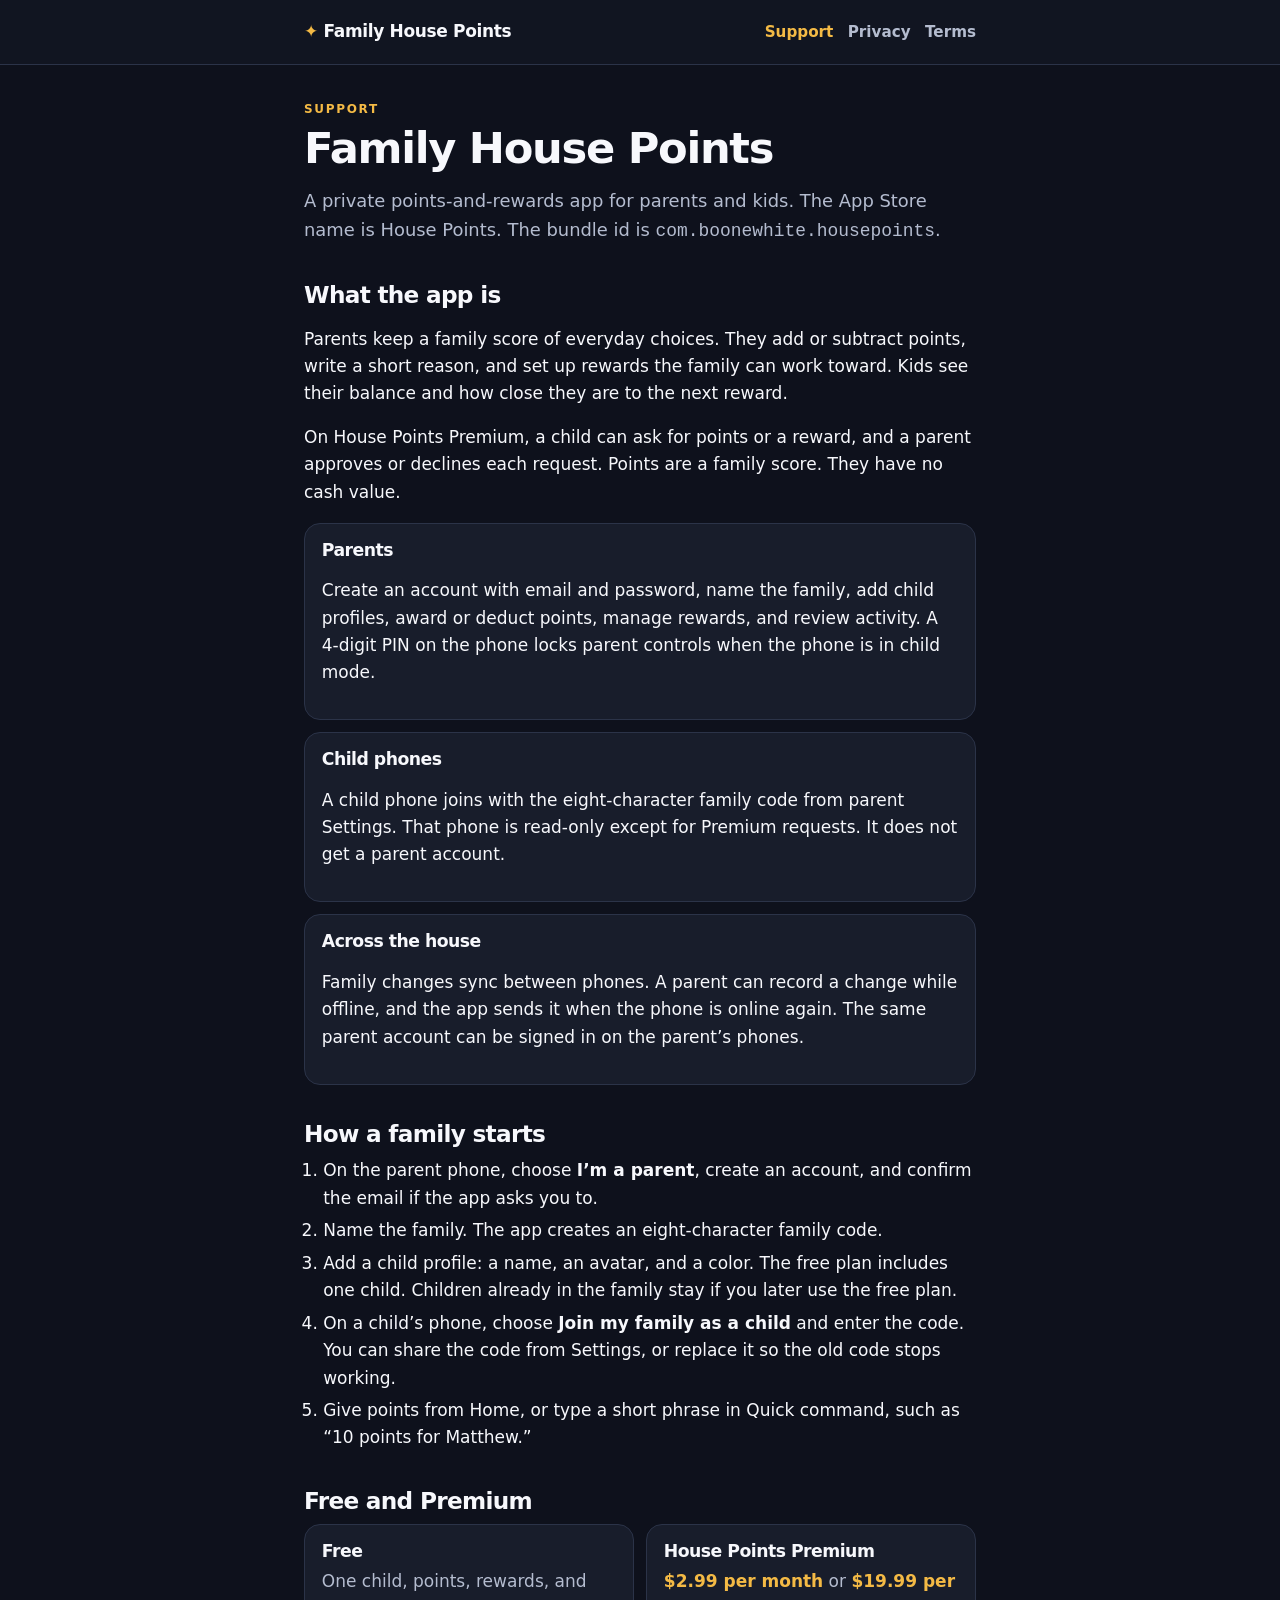
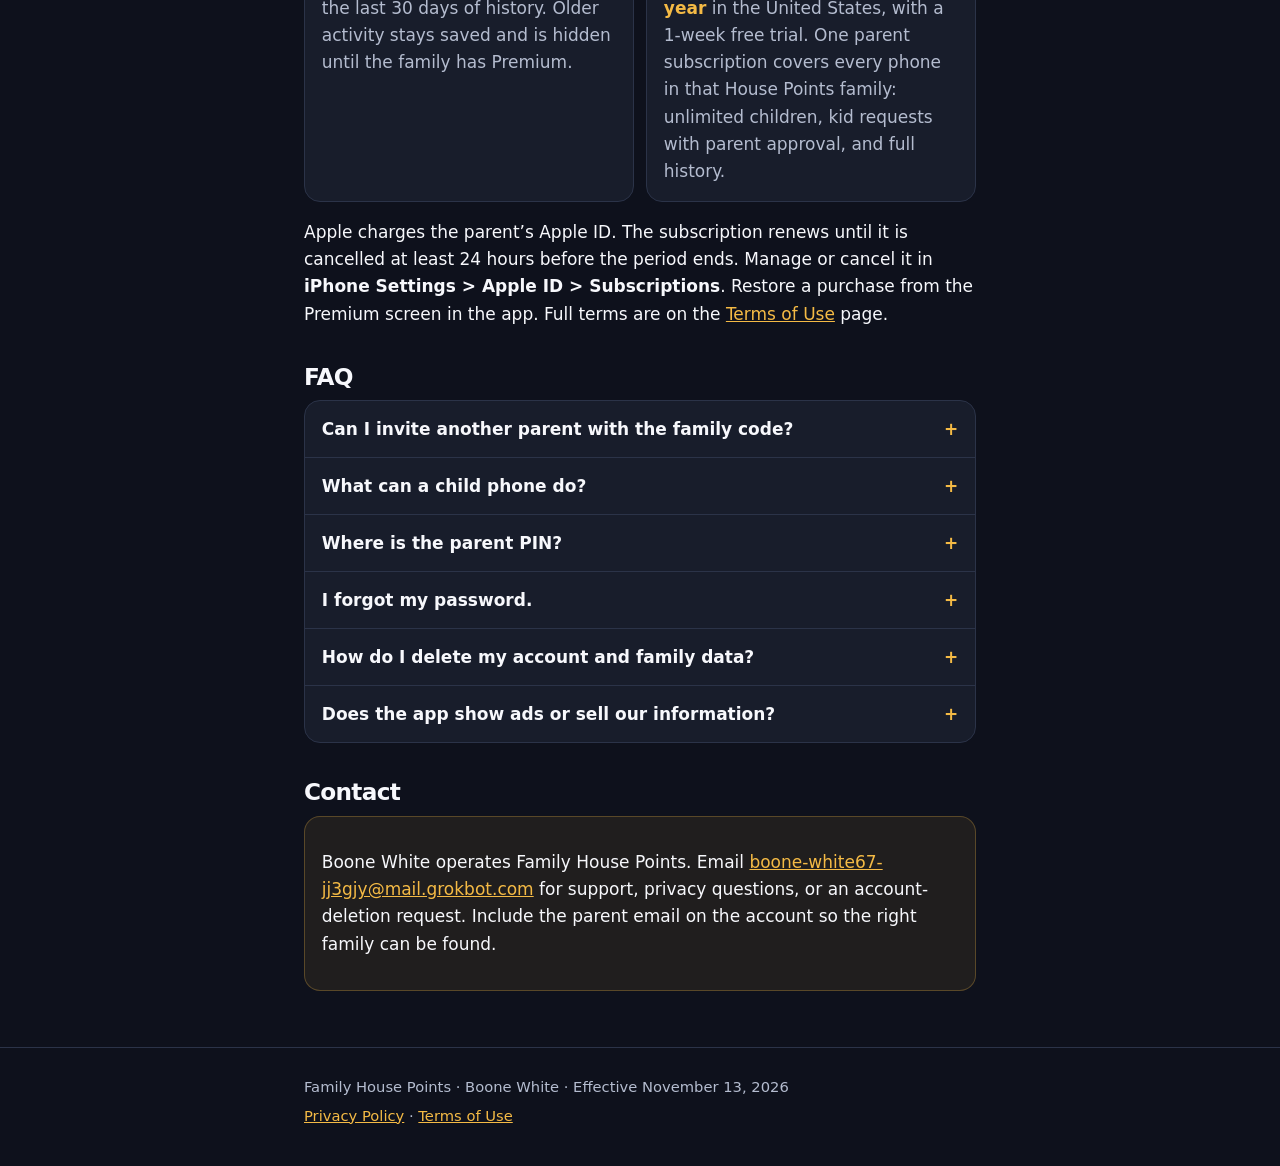
<file: index.html>
<!DOCTYPE html>
<html lang="en">
<head>
  <meta charset="utf-8">
  <meta name="viewport" content="width=device-width, initial-scale=1">
  <title>Support · Family House Points</title>
  <meta name="description" content="Support for Family House Points, a private points-and-rewards app for parents and kids.">
  <link rel="stylesheet" href="styles.css">
</head>
<body>
  <a class="skip" href="#content">Skip to content</a>
  <header class="site">
    <div class="wrap bar">
      <a class="brand" href="index.html"><span>✦</span>Family House Points</a>
      <nav aria-label="Site">
        <a href="index.html" aria-current="page">Support</a>
        <a href="privacy.html">Privacy</a>
        <a href="terms.html">Terms</a>
      </nav>
    </div>
  </header>
  <main id="content" class="wrap">
    <p class="eyebrow">Support</p>
    <h1>Family House Points</h1>
    <p class="lede">A private points-and-rewards app for parents and kids. The App Store name is House Points. The bundle id is <code>com.boonewhite.housepoints</code>.</p>

    <h2>What the app is</h2>
    <p>Parents keep a family score of everyday choices. They add or subtract points, write a short reason, and set up rewards the family can work toward. Kids see their balance and how close they are to the next reward.</p>
    <p>On House Points Premium, a child can ask for points or a reward, and a parent approves or declines each request. Points are a family score. They have no cash value.</p>
    <div class="stack">
      <article class="card">
        <h3>Parents</h3>
        <p>Create an account with email and password, name the family, add child profiles, award or deduct points, manage rewards, and review activity. A 4-digit PIN on the phone locks parent controls when the phone is in child mode.</p>
      </article>
      <article class="card">
        <h3>Child phones</h3>
        <p>A child phone joins with the eight-character family code from parent Settings. That phone is read-only except for Premium requests. It does not get a parent account.</p>
      </article>
      <article class="card">
        <h3>Across the house</h3>
        <p>Family changes sync between phones. A parent can record a change while offline, and the app sends it when the phone is online again. The same parent account can be signed in on the parent’s phones.</p>
      </article>
    </div>

    <h2>How a family starts</h2>
    <ol class="steps">
      <li>On the parent phone, choose <strong>I’m a parent</strong>, create an account, and confirm the email if the app asks you to.</li>
      <li>Name the family. The app creates an eight-character family code.</li>
      <li>Add a child profile: a name, an avatar, and a color. The free plan includes one child. Children already in the family stay if you later use the free plan.</li>
      <li>On a child’s phone, choose <strong>Join my family as a child</strong> and enter the code. You can share the code from Settings, or replace it so the old code stops working.</li>
      <li>Give points from Home, or type a short phrase in Quick command, such as “10 points for Matthew.”</li>
    </ol>

    <h2>Free and Premium</h2>
    <div class="plans">
      <article class="plan">
        <h3>Free</h3>
        <p>One child, points, rewards, and the last 30 days of history. Older activity stays saved and is hidden until the family has Premium.</p>
      </article>
      <article class="plan">
        <h3>House Points Premium</h3>
        <p><strong>$2.99 per month</strong> or <strong>$19.99 per year</strong> in the United States, with a 1-week free trial. One parent subscription covers every phone in that House Points family: unlimited children, kid requests with parent approval, and full history.</p>
      </article>
    </div>
    <p>Apple charges the parent’s Apple ID. The subscription renews until it is cancelled at least 24 hours before the period ends. Manage or cancel it in <strong>iPhone Settings &gt; Apple ID &gt; Subscriptions</strong>. Restore a purchase from the Premium screen in the app. Full terms are on the <a href="terms.html">Terms of Use</a> page.</p>

    <h2>FAQ</h2>
    <div class="faq">
      <details>
        <summary>Can I invite another parent with the family code?</summary>
        <p>The family code joins a child phone. It does not create a second parent login. Sign the parent account in with email and password on the parent’s phones. Each parent account belongs to one family.</p>
      </details>
      <details>
        <summary>What can a child phone do?</summary>
        <p>It shows that child’s points, rewards, and progress. With Premium, the child can request points or a reward. A parent still approves or declines. The lock button on a joined child phone can remove that phone’s access. Removing the phone does not delete the family’s points or rewards.</p>
      </details>
      <details>
        <summary>Where is the parent PIN?</summary>
        <p>Settings includes <strong>Change parent PIN</strong>. The PIN is four digits and stays on the device. It is the lock between child mode and parent controls on that phone. It is separate from the account password.</p>
      </details>
      <details>
        <summary>I forgot my password.</summary>
        <p>On the sign-in screen, choose <strong>Forgot your password?</strong> The app emails a reset link to the parent account.</p>
      </details>
      <details>
        <summary>How do I delete my account and family data?</summary>
        <p>On the parent phone, open <strong>Settings</strong> and choose <strong>Delete account and family</strong>. That permanently deletes the family that parent created, including child profiles, rewards, requests, and point history, and then deletes the parent account. You can also email <a href="mailto:boone-white67-jj3gjy@mail.grokbot.com">boone-white67-jj3gjy@mail.grokbot.com</a> and ask for the account and its data to be deleted. Deleting the account does not cancel an Apple subscription. Cancel that in iPhone Settings.</p>
      </details>
      <details>
        <summary>Does the app show ads or sell our information?</summary>
        <p>No. Family House Points has no ads, does not sell personal information, and does not use third-party tracking. Details are in the <a href="privacy.html">Privacy Policy</a>.</p>
      </details>
    </div>

    <h2>Contact</h2>
    <div class="callout">
      <p>Boone White operates Family House Points. Email <a href="mailto:boone-white67-jj3gjy@mail.grokbot.com">boone-white67-jj3gjy@mail.grokbot.com</a> for support, privacy questions, or an account-deletion request. Include the parent email on the account so the right family can be found.</p>
    </div>
  </main>
  <footer class="site">
    <div class="wrap">
      <p>Family House Points · Boone White · Effective November 13, 2026</p>
      <p><a href="privacy.html">Privacy Policy</a> · <a href="terms.html">Terms of Use</a></p>
    </div>
  </footer>
</body>
</html>
</file>
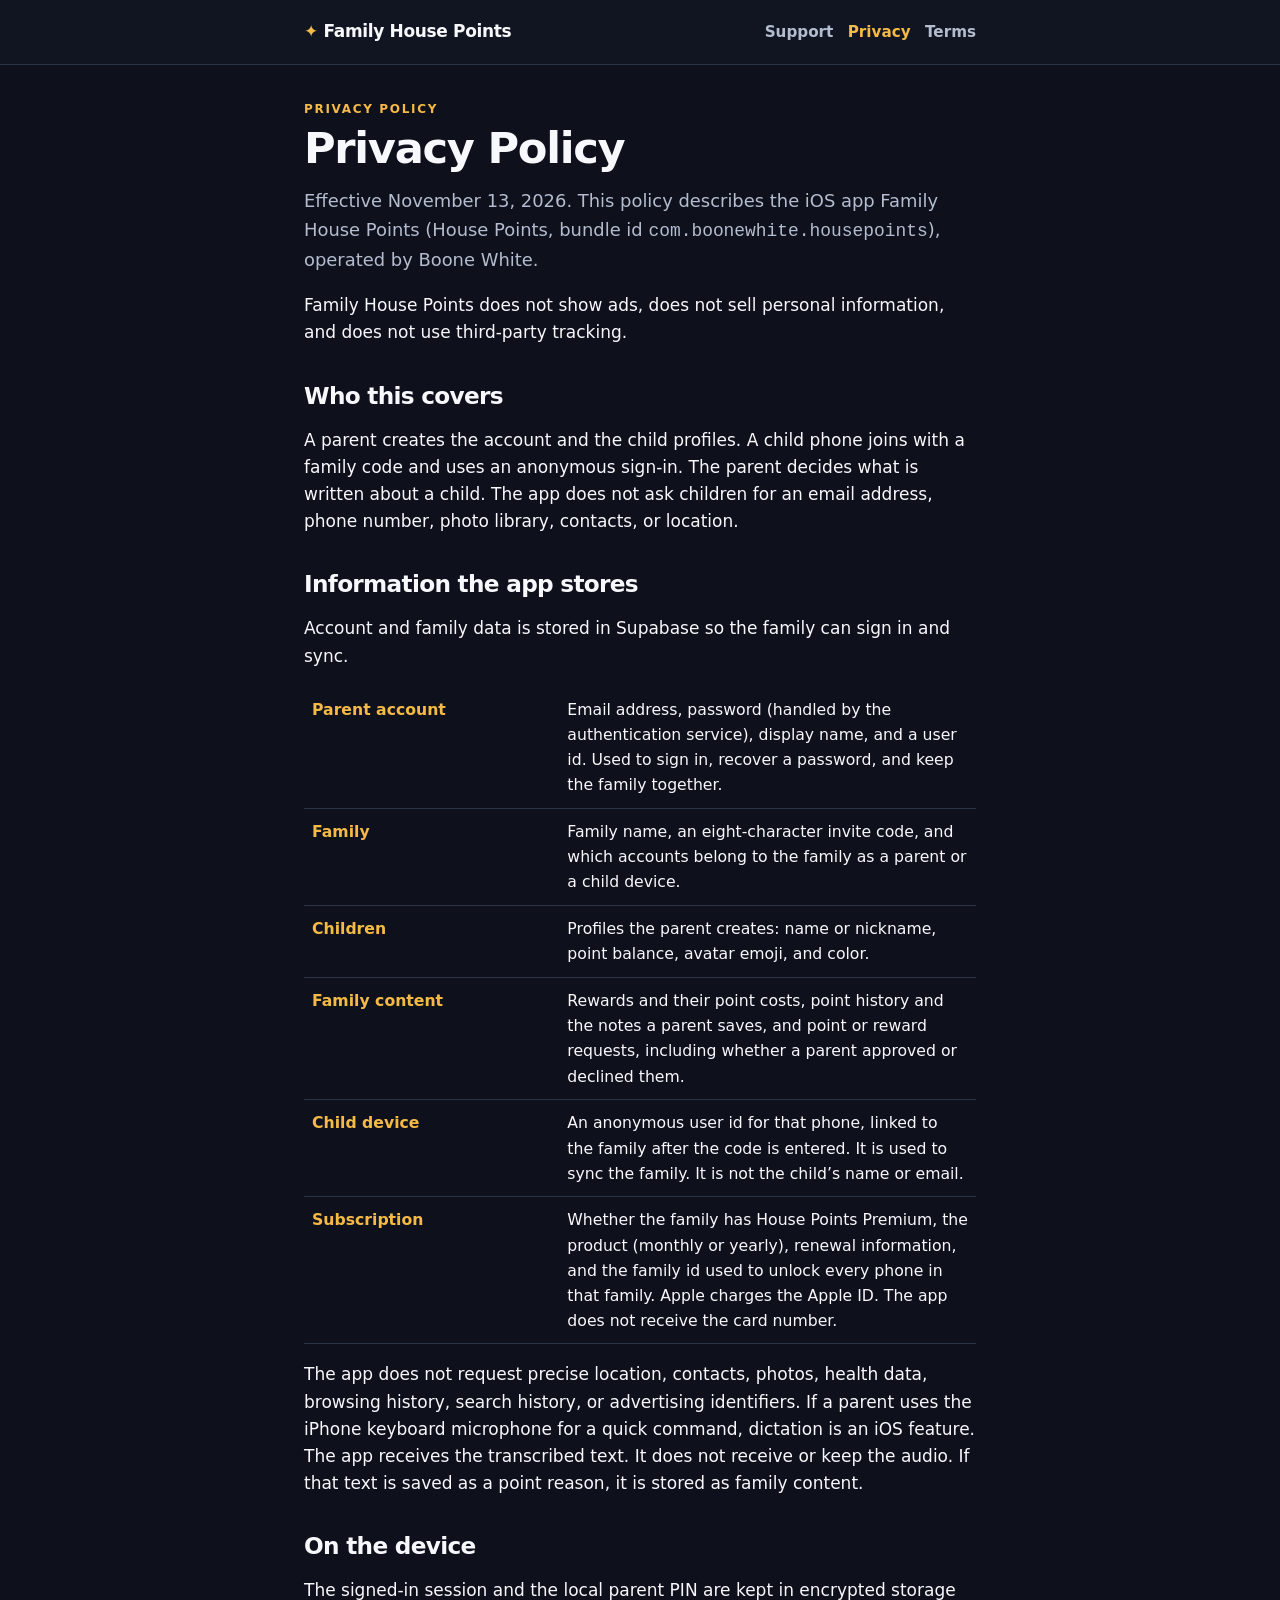
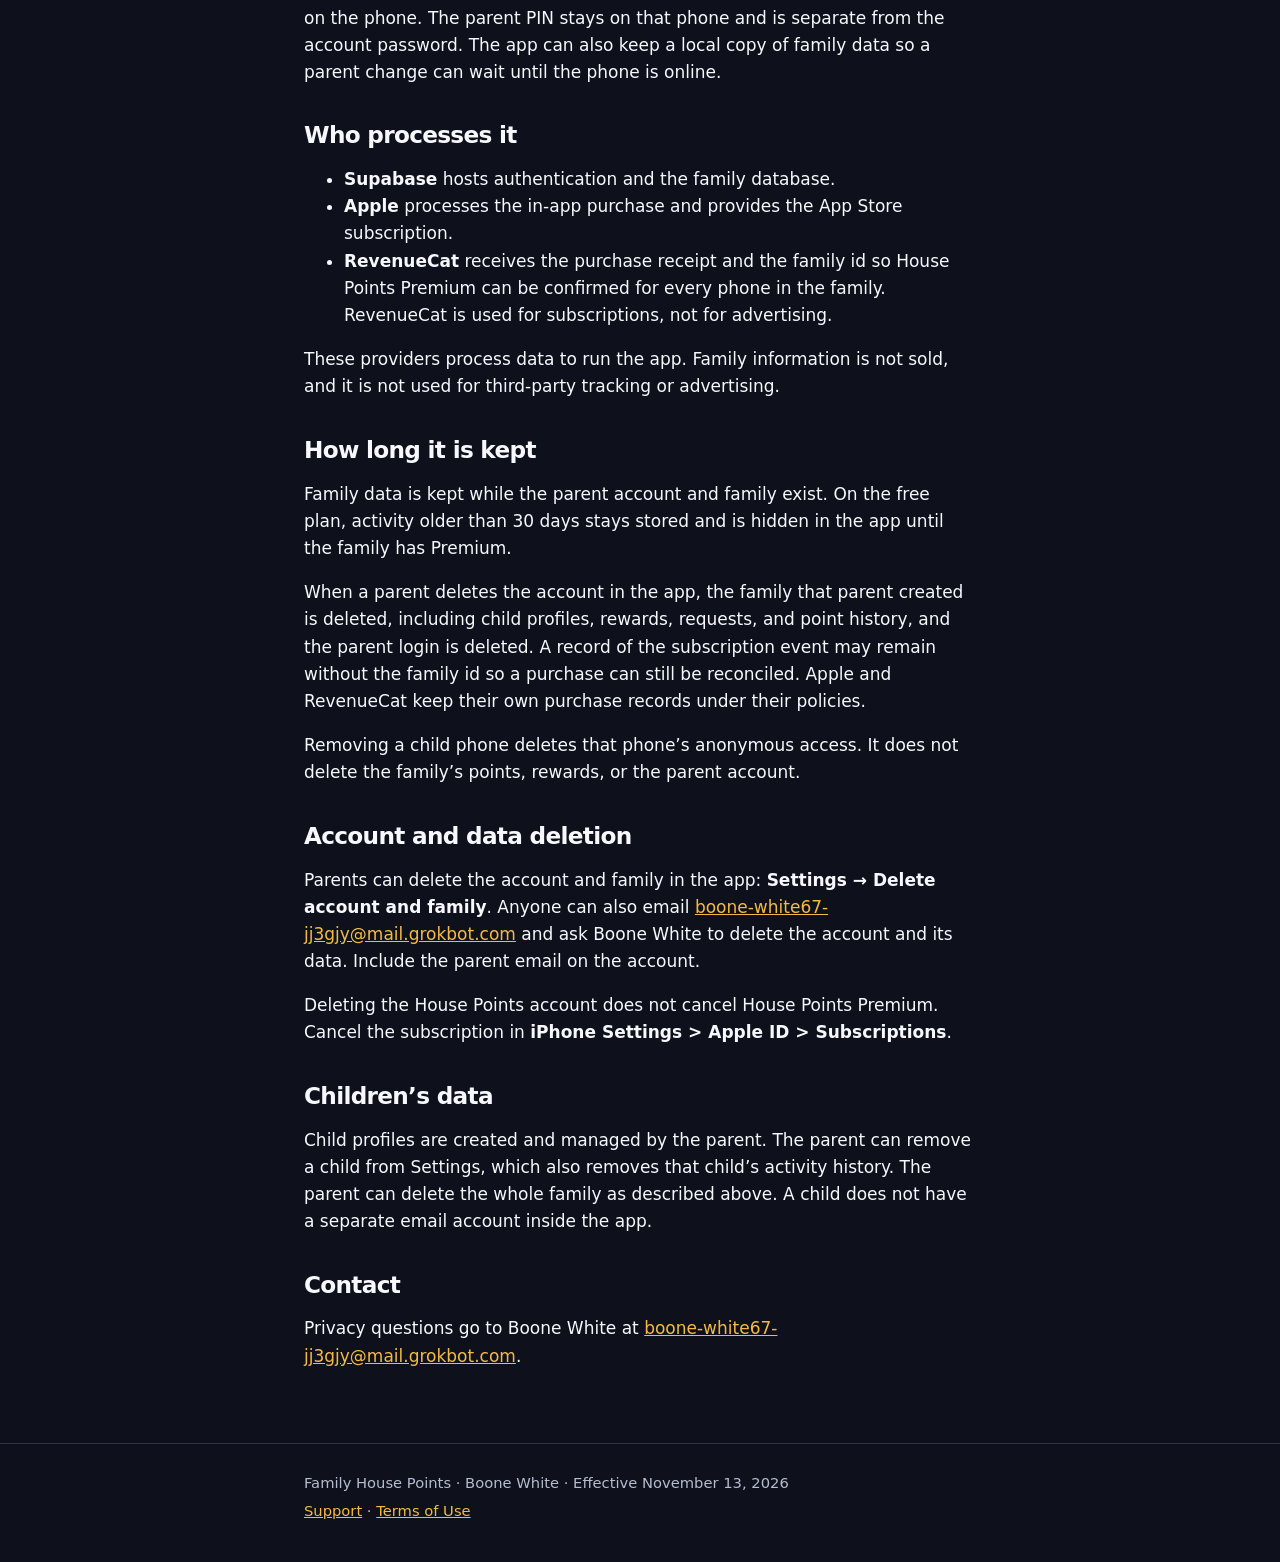
<file: privacy.html>
<!DOCTYPE html>
<html lang="en">
<head>
  <meta charset="utf-8">
  <meta name="viewport" content="width=device-width, initial-scale=1">
  <title>Privacy Policy · Family House Points</title>
  <meta name="description" content="Privacy Policy for Family House Points, operated by Boone White.">
  <link rel="stylesheet" href="styles.css">
</head>
<body>
  <a class="skip" href="#content">Skip to content</a>
  <header class="site">
    <div class="wrap bar">
      <a class="brand" href="index.html"><span>✦</span>Family House Points</a>
      <nav aria-label="Site">
        <a href="index.html">Support</a>
        <a href="privacy.html" aria-current="page">Privacy</a>
        <a href="terms.html">Terms</a>
      </nav>
    </div>
  </header>
  <main id="content" class="wrap">
    <p class="eyebrow">Privacy Policy</p>
    <h1>Privacy Policy</h1>
    <p class="lede">Effective November 13, 2026. This policy describes the iOS app Family House Points (House Points, bundle id <code>com.boonewhite.housepoints</code>), operated by Boone White.</p>
    <p>Family House Points does not show ads, does not sell personal information, and does not use third-party tracking.</p>

    <h2>Who this covers</h2>
    <p>A parent creates the account and the child profiles. A child phone joins with a family code and uses an anonymous sign-in. The parent decides what is written about a child. The app does not ask children for an email address, phone number, photo library, contacts, or location.</p>

    <h2>Information the app stores</h2>
    <p>Account and family data is stored in Supabase so the family can sign in and sync.</p>
    <table>
      <tbody>
        <tr>
          <th>Parent account</th>
          <td>Email address, password (handled by the authentication service), display name, and a user id. Used to sign in, recover a password, and keep the family together.</td>
        </tr>
        <tr>
          <th>Family</th>
          <td>Family name, an eight-character invite code, and which accounts belong to the family as a parent or a child device.</td>
        </tr>
        <tr>
          <th>Children</th>
          <td>Profiles the parent creates: name or nickname, point balance, avatar emoji, and color.</td>
        </tr>
        <tr>
          <th>Family content</th>
          <td>Rewards and their point costs, point history and the notes a parent saves, and point or reward requests, including whether a parent approved or declined them.</td>
        </tr>
        <tr>
          <th>Child device</th>
          <td>An anonymous user id for that phone, linked to the family after the code is entered. It is used to sync the family. It is not the child’s name or email.</td>
        </tr>
        <tr>
          <th>Subscription</th>
          <td>Whether the family has House Points Premium, the product (monthly or yearly), renewal information, and the family id used to unlock every phone in that family. Apple charges the Apple ID. The app does not receive the card number.</td>
        </tr>
      </tbody>
    </table>
    <p>The app does not request precise location, contacts, photos, health data, browsing history, search history, or advertising identifiers. If a parent uses the iPhone keyboard microphone for a quick command, dictation is an iOS feature. The app receives the transcribed text. It does not receive or keep the audio. If that text is saved as a point reason, it is stored as family content.</p>

    <h2>On the device</h2>
    <p>The signed-in session and the local parent PIN are kept in encrypted storage on the phone. The parent PIN stays on that phone and is separate from the account password. The app can also keep a local copy of family data so a parent change can wait until the phone is online.</p>

    <h2>Who processes it</h2>
    <ul>
      <li><strong>Supabase</strong> hosts authentication and the family database.</li>
      <li><strong>Apple</strong> processes the in-app purchase and provides the App Store subscription.</li>
      <li><strong>RevenueCat</strong> receives the purchase receipt and the family id so House Points Premium can be confirmed for every phone in the family. RevenueCat is used for subscriptions, not for advertising.</li>
    </ul>
    <p>These providers process data to run the app. Family information is not sold, and it is not used for third-party tracking or advertising.</p>

    <h2>How long it is kept</h2>
    <p>Family data is kept while the parent account and family exist. On the free plan, activity older than 30 days stays stored and is hidden in the app until the family has Premium.</p>
    <p>When a parent deletes the account in the app, the family that parent created is deleted, including child profiles, rewards, requests, and point history, and the parent login is deleted. A record of the subscription event may remain without the family id so a purchase can still be reconciled. Apple and RevenueCat keep their own purchase records under their policies.</p>
    <p>Removing a child phone deletes that phone’s anonymous access. It does not delete the family’s points, rewards, or the parent account.</p>

    <h2>Account and data deletion</h2>
    <p>Parents can delete the account and family in the app: <strong>Settings → Delete account and family</strong>. Anyone can also email <a href="mailto:boone-white67-jj3gjy@mail.grokbot.com">boone-white67-jj3gjy@mail.grokbot.com</a> and ask Boone White to delete the account and its data. Include the parent email on the account.</p>
    <p>Deleting the House Points account does not cancel House Points Premium. Cancel the subscription in <strong>iPhone Settings &gt; Apple ID &gt; Subscriptions</strong>.</p>

    <h2>Children’s data</h2>
    <p>Child profiles are created and managed by the parent. The parent can remove a child from Settings, which also removes that child’s activity history. The parent can delete the whole family as described above. A child does not have a separate email account inside the app.</p>

    <h2>Contact</h2>
    <p>Privacy questions go to Boone White at <a href="mailto:boone-white67-jj3gjy@mail.grokbot.com">boone-white67-jj3gjy@mail.grokbot.com</a>.</p>
  </main>
  <footer class="site">
    <div class="wrap">
      <p>Family House Points · Boone White · Effective November 13, 2026</p>
      <p><a href="index.html">Support</a> · <a href="terms.html">Terms of Use</a></p>
    </div>
  </footer>
</body>
</html>
</file>
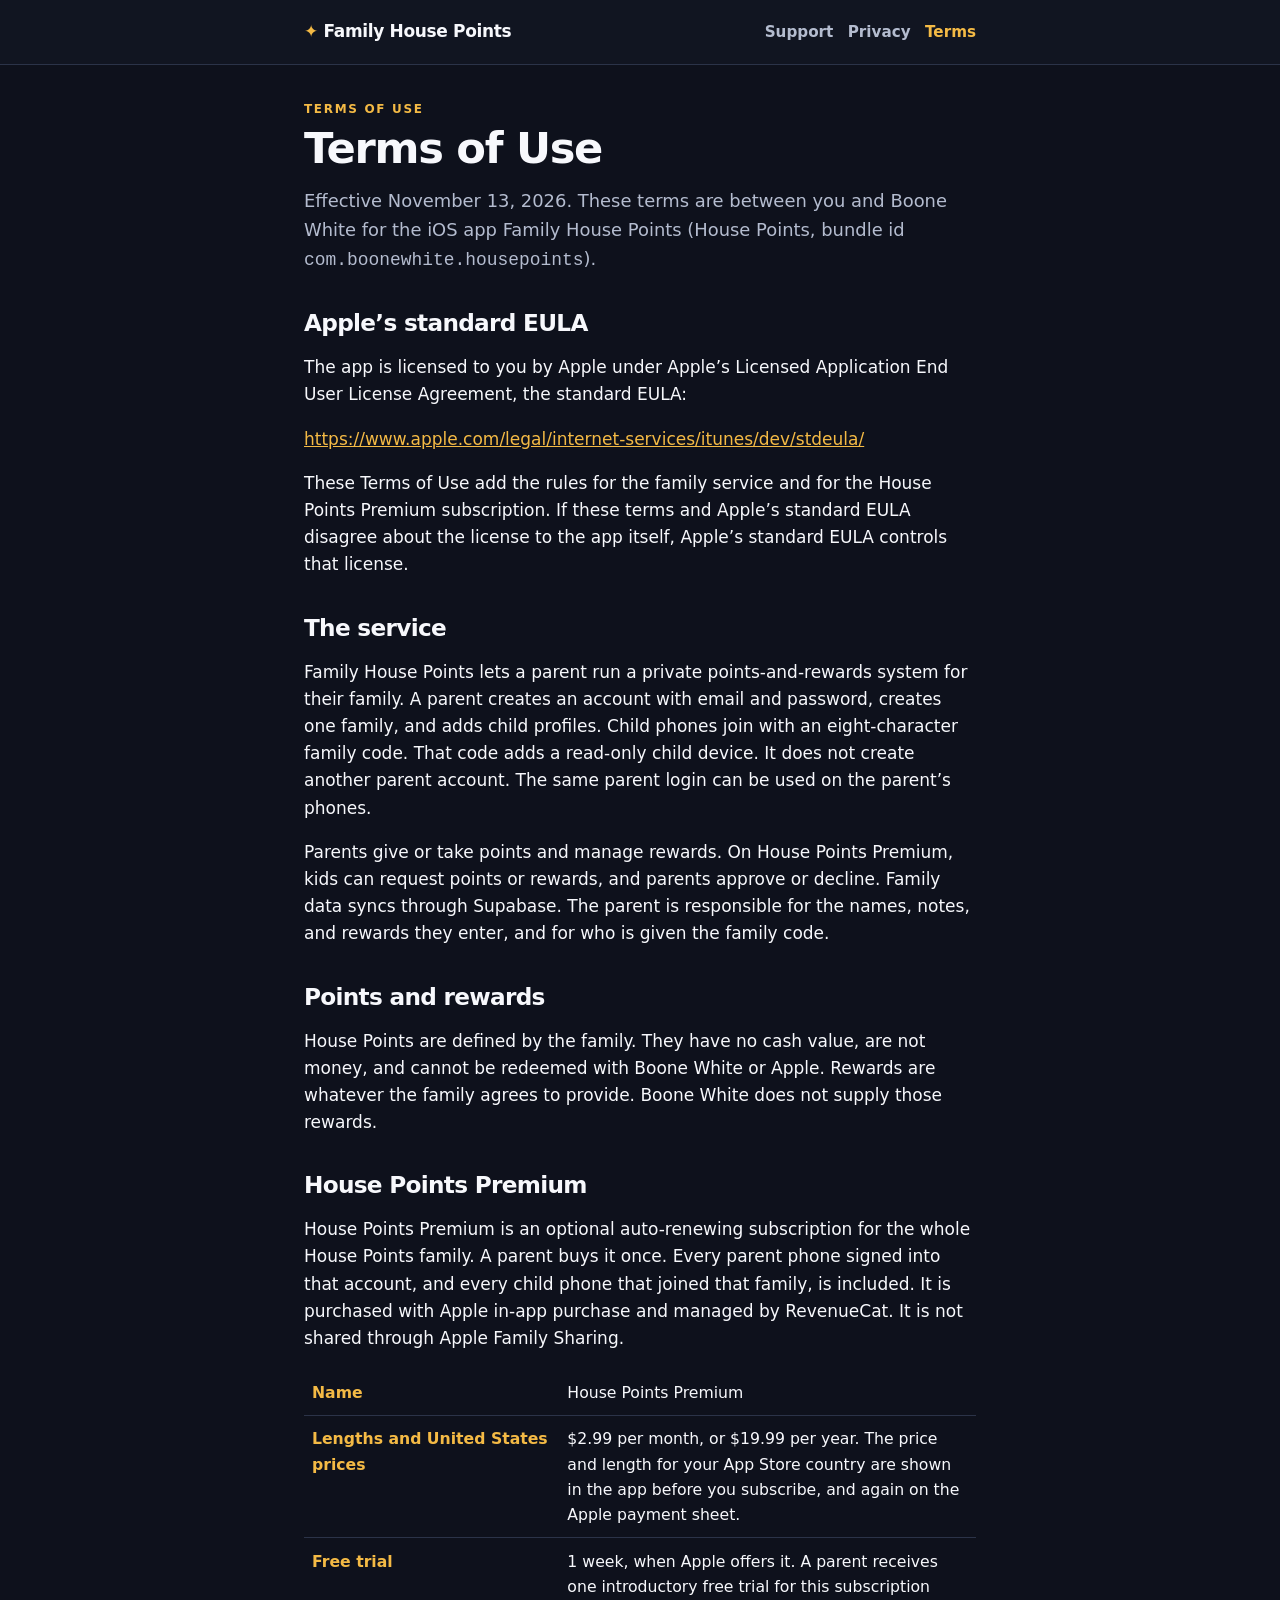
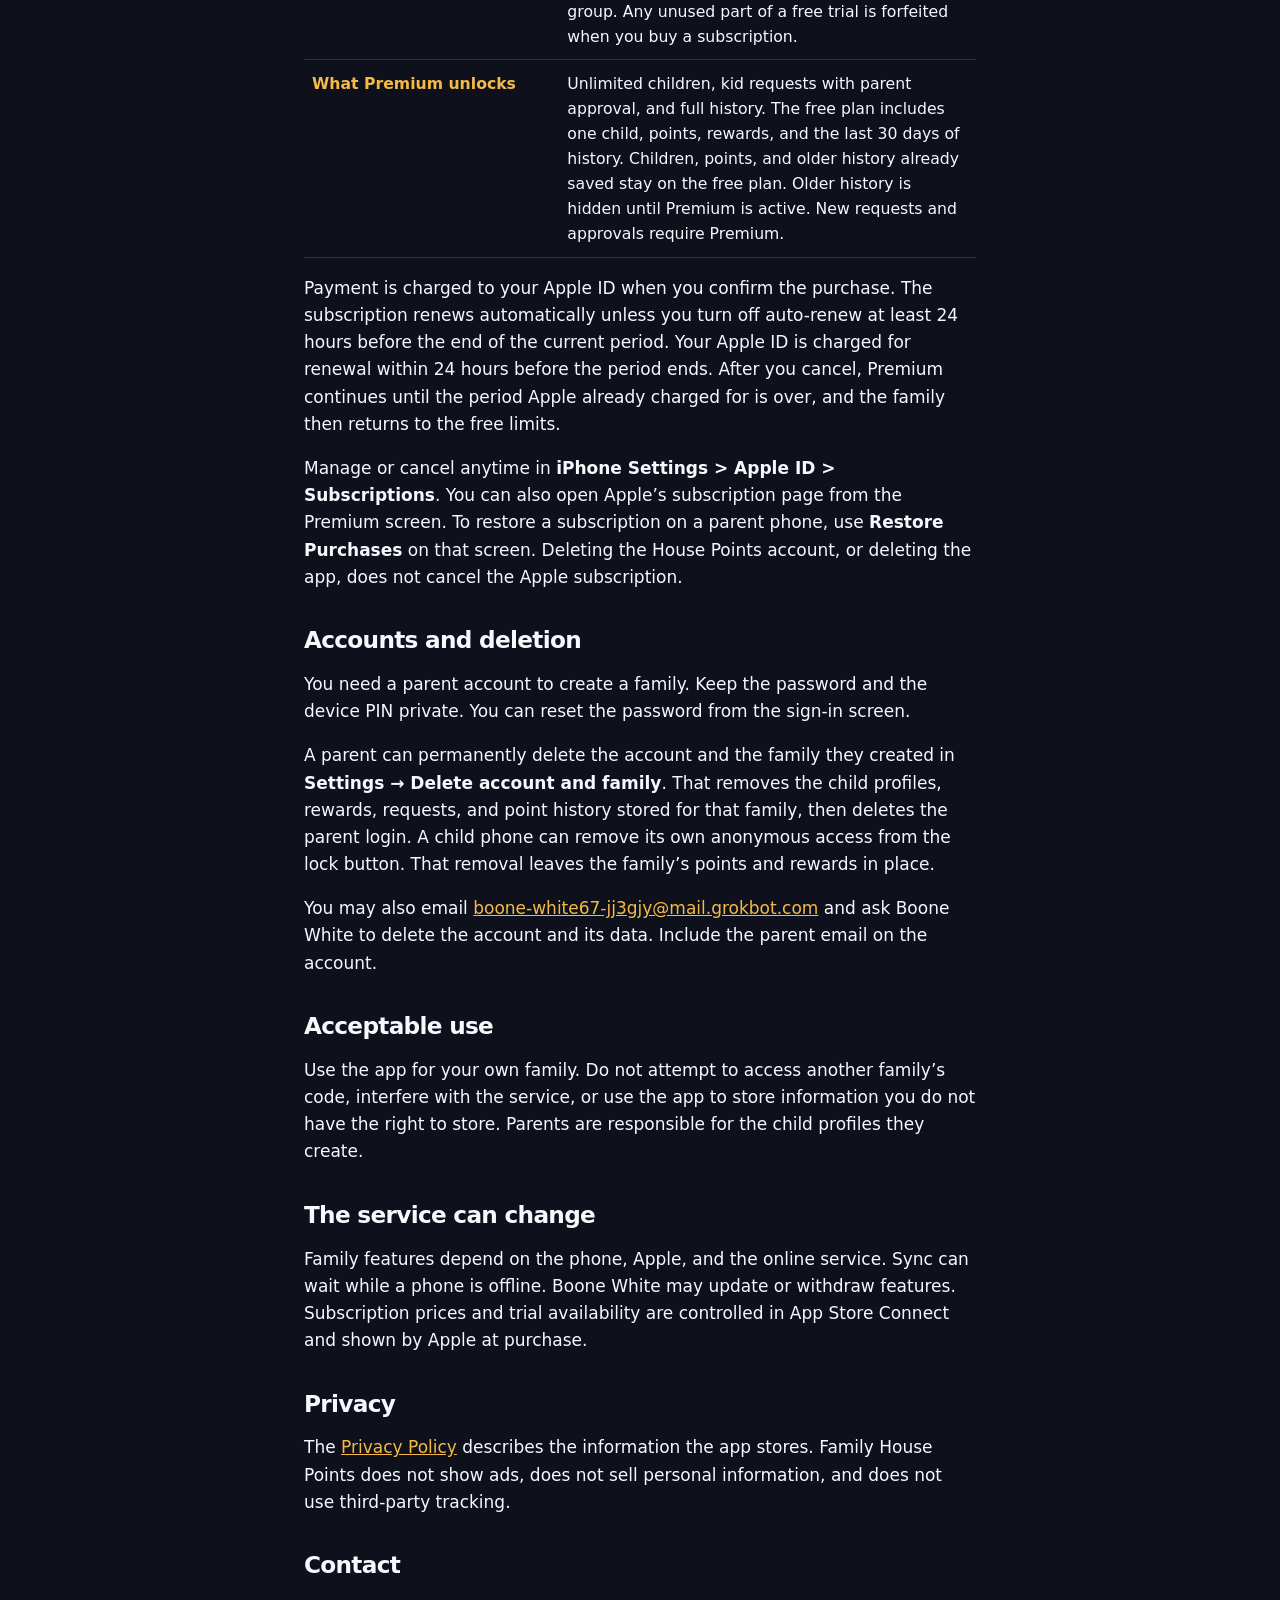
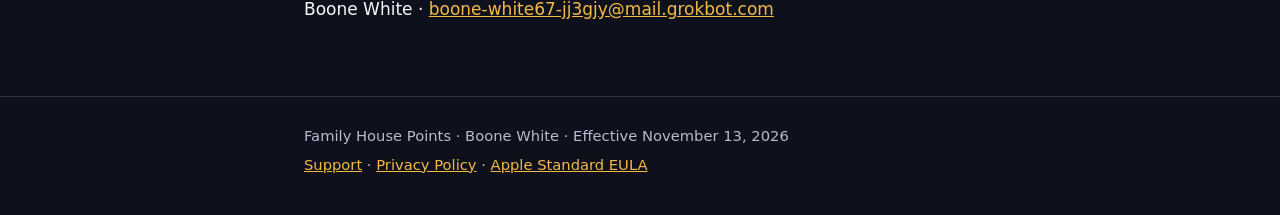
<file: terms.html>
<!DOCTYPE html>
<html lang="en">
<head>
  <meta charset="utf-8">
  <meta name="viewport" content="width=device-width, initial-scale=1">
  <title>Terms of Use · Family House Points</title>
  <meta name="description" content="Terms of Use for Family House Points, including House Points Premium and Apple’s standard EULA.">
  <link rel="stylesheet" href="styles.css">
</head>
<body>
  <a class="skip" href="#content">Skip to content</a>
  <header class="site">
    <div class="wrap bar">
      <a class="brand" href="index.html"><span>✦</span>Family House Points</a>
      <nav aria-label="Site">
        <a href="index.html">Support</a>
        <a href="privacy.html">Privacy</a>
        <a href="terms.html" aria-current="page">Terms</a>
      </nav>
    </div>
  </header>
  <main id="content" class="wrap">
    <p class="eyebrow">Terms of Use</p>
    <h1>Terms of Use</h1>
    <p class="lede">Effective November 13, 2026. These terms are between you and Boone White for the iOS app Family House Points (House Points, bundle id <code>com.boonewhite.housepoints</code>).</p>

    <h2>Apple’s standard EULA</h2>
    <p>The app is licensed to you by Apple under Apple’s Licensed Application End User License Agreement, the standard EULA:</p>
    <p><a href="https://www.apple.com/legal/internet-services/itunes/dev/stdeula/">https://www.apple.com/legal/internet-services/itunes/dev/stdeula/</a></p>
    <p>These Terms of Use add the rules for the family service and for the House Points Premium subscription. If these terms and Apple’s standard EULA disagree about the license to the app itself, Apple’s standard EULA controls that license.</p>

    <h2>The service</h2>
    <p>Family House Points lets a parent run a private points-and-rewards system for their family. A parent creates an account with email and password, creates one family, and adds child profiles. Child phones join with an eight-character family code. That code adds a read-only child device. It does not create another parent account. The same parent login can be used on the parent’s phones.</p>
    <p>Parents give or take points and manage rewards. On House Points Premium, kids can request points or rewards, and parents approve or decline. Family data syncs through Supabase. The parent is responsible for the names, notes, and rewards they enter, and for who is given the family code.</p>

    <h2>Points and rewards</h2>
    <p>House Points are defined by the family. They have no cash value, are not money, and cannot be redeemed with Boone White or Apple. Rewards are whatever the family agrees to provide. Boone White does not supply those rewards.</p>

    <h2>House Points Premium</h2>
    <p>House Points Premium is an optional auto-renewing subscription for the whole House Points family. A parent buys it once. Every parent phone signed into that account, and every child phone that joined that family, is included. It is purchased with Apple in-app purchase and managed by RevenueCat. It is not shared through Apple Family Sharing.</p>
    <table>
      <tbody>
        <tr>
          <th>Name</th>
          <td>House Points Premium</td>
        </tr>
        <tr>
          <th>Lengths and United States prices</th>
          <td>$2.99 per month, or $19.99 per year. The price and length for your App Store country are shown in the app before you subscribe, and again on the Apple payment sheet.</td>
        </tr>
        <tr>
          <th>Free trial</th>
          <td>1 week, when Apple offers it. A parent receives one introductory free trial for this subscription group. Any unused part of a free trial is forfeited when you buy a subscription.</td>
        </tr>
        <tr>
          <th>What Premium unlocks</th>
          <td>Unlimited children, kid requests with parent approval, and full history. The free plan includes one child, points, rewards, and the last 30 days of history. Children, points, and older history already saved stay on the free plan. Older history is hidden until Premium is active. New requests and approvals require Premium.</td>
        </tr>
      </tbody>
    </table>
    <p>Payment is charged to your Apple ID when you confirm the purchase. The subscription renews automatically unless you turn off auto-renew at least 24 hours before the end of the current period. Your Apple ID is charged for renewal within 24 hours before the period ends. After you cancel, Premium continues until the period Apple already charged for is over, and the family then returns to the free limits.</p>
    <p>Manage or cancel anytime in <strong>iPhone Settings &gt; Apple ID &gt; Subscriptions</strong>. You can also open Apple’s subscription page from the Premium screen. To restore a subscription on a parent phone, use <strong>Restore Purchases</strong> on that screen. Deleting the House Points account, or deleting the app, does not cancel the Apple subscription.</p>

    <h2>Accounts and deletion</h2>
    <p>You need a parent account to create a family. Keep the password and the device PIN private. You can reset the password from the sign-in screen.</p>
    <p>A parent can permanently delete the account and the family they created in <strong>Settings → Delete account and family</strong>. That removes the child profiles, rewards, requests, and point history stored for that family, then deletes the parent login. A child phone can remove its own anonymous access from the lock button. That removal leaves the family’s points and rewards in place.</p>
    <p>You may also email <a href="mailto:boone-white67-jj3gjy@mail.grokbot.com">boone-white67-jj3gjy@mail.grokbot.com</a> and ask Boone White to delete the account and its data. Include the parent email on the account.</p>

    <h2>Acceptable use</h2>
    <p>Use the app for your own family. Do not attempt to access another family’s code, interfere with the service, or use the app to store information you do not have the right to store. Parents are responsible for the child profiles they create.</p>

    <h2>The service can change</h2>
    <p>Family features depend on the phone, Apple, and the online service. Sync can wait while a phone is offline. Boone White may update or withdraw features. Subscription prices and trial availability are controlled in App Store Connect and shown by Apple at purchase.</p>

    <h2>Privacy</h2>
    <p>The <a href="privacy.html">Privacy Policy</a> describes the information the app stores. Family House Points does not show ads, does not sell personal information, and does not use third-party tracking.</p>

    <h2>Contact</h2>
    <p>Boone White · <a href="mailto:boone-white67-jj3gjy@mail.grokbot.com">boone-white67-jj3gjy@mail.grokbot.com</a></p>
  </main>
  <footer class="site">
    <div class="wrap">
      <p>Family House Points · Boone White · Effective November 13, 2026</p>
      <p><a href="index.html">Support</a> · <a href="privacy.html">Privacy Policy</a> · <a href="https://www.apple.com/legal/internet-services/itunes/dev/stdeula/">Apple Standard EULA</a></p>
    </div>
  </footer>
</body>
</html>
</file>
<file: styles.css>
:root {
  color-scheme: dark;
  --bg: #0e111c;
  --surface: #181d2b;
  --raised: #22293b;
  --border: #2b3348;
  --text: #f7f8fc;
  --muted: #b4bccf;
  --gold: #f4ba45;
  --gold-ink: #1a1406;
  --max: 42rem;
}

* { box-sizing: border-box; }

html { scroll-behavior: smooth; }

body {
  margin: 0;
  background: var(--bg);
  color: var(--text);
  font-family: "Segoe UI", system-ui, -apple-system, sans-serif;
  font-size: 1.0625rem;
  line-height: 1.6;
}

a { color: var(--gold); overflow-wrap: anywhere; }
a:hover { text-decoration-thickness: 2px; }

.skip {
  position: absolute;
  left: 0.75rem;
  top: -3rem;
  background: var(--gold);
  color: var(--gold-ink);
  padding: 0.4rem 0.7rem;
  border-radius: 0.4rem;
  z-index: 2;
}
.skip:focus { top: 0.75rem; }

.wrap {
  width: min(100% - 2rem, var(--max));
  margin-inline: auto;
}

header.site {
  border-bottom: 1px solid var(--border);
  background: #111521;
  position: sticky;
  top: 0;
  z-index: 1;
}

.bar {
  display: flex;
  align-items: center;
  justify-content: space-between;
  gap: 1rem;
  min-height: 4rem;
  flex-wrap: wrap;
  padding: 0.6rem 0;
}

.brand {
  color: var(--text);
  text-decoration: none;
  font-weight: 800;
  letter-spacing: -0.02em;
}
.brand span { color: var(--gold); margin-right: 0.35rem; }

nav { display: flex; flex-wrap: wrap; gap: 0.35rem 0.9rem; }
nav a {
  color: var(--muted);
  text-decoration: none;
  font-weight: 650;
  font-size: 0.95rem;
}
nav a[aria-current="page"],
nav a:hover { color: var(--gold); }

main { padding: 2.2rem 0 3.5rem; }

h1, h2, h3 { line-height: 1.2; letter-spacing: -0.03em; }
h1 { font-size: clamp(2rem, 6vw, 2.7rem); margin: 0.2rem 0 0.8rem; }
h2 { font-size: 1.45rem; margin: 2.2rem 0 0.6rem; }
h3 { font-size: 1.08rem; margin: 0 0 0.25rem; }

.eyebrow {
  color: var(--gold);
  font-size: 0.75rem;
  font-weight: 800;
  letter-spacing: 0.14em;
  text-transform: uppercase;
  margin: 0;
}

.lede { color: var(--muted); font-size: 1.12rem; margin-top: 0; }

.card, .faq, .plan {
  background: var(--surface);
  border: 1px solid var(--border);
  border-radius: 1rem;
  padding: 1rem 1.05rem;
}

.stack { display: grid; gap: 0.75rem; }

.steps { margin: 0.4rem 0 0; padding-left: 1.2rem; }
.steps li { margin: 0.35rem 0; }

.plans { display: grid; gap: 0.75rem; }
@media (min-width: 640px) {
  .plans { grid-template-columns: 1fr 1fr; }
}
.plan strong { color: var(--gold); }
.plan p { margin: 0.35rem 0 0; color: var(--muted); }

.faq { padding: 0; }
.faq details { border-top: 1px solid var(--border); }
.faq details:first-child { border-top: 0; }
.faq summary {
  cursor: pointer;
  font-weight: 750;
  padding: 0.9rem 1.05rem;
  list-style: none;
}
.faq summary::-webkit-details-marker { display: none; }
.faq summary::after { content: "+"; float: right; color: var(--gold); }
.faq details[open] summary::after { content: "–"; }
.faq details p, .faq details ul { margin: 0; padding: 0 1.05rem 1rem; color: var(--muted); }
.faq details ul { padding-left: 2.1rem; }

.callout {
  background: #f4ba4514;
  border: 1px solid #f4ba4544;
  border-radius: 1rem;
  padding: 0.95rem 1.05rem;
}

footer.site {
  border-top: 1px solid var(--border);
  color: var(--muted);
  padding: 1.4rem 0 2.2rem;
  font-size: 0.92rem;
}
footer.site p { margin: 0.3rem 0; }

table {
  width: 100%;
  border-collapse: collapse;
  font-size: 0.98rem;
}
th, td {
  text-align: left;
  vertical-align: top;
  padding: 0.65rem 0.5rem;
  border-bottom: 1px solid var(--border);
}
th { color: var(--gold); font-weight: 750; width: 38%; }
</file>
